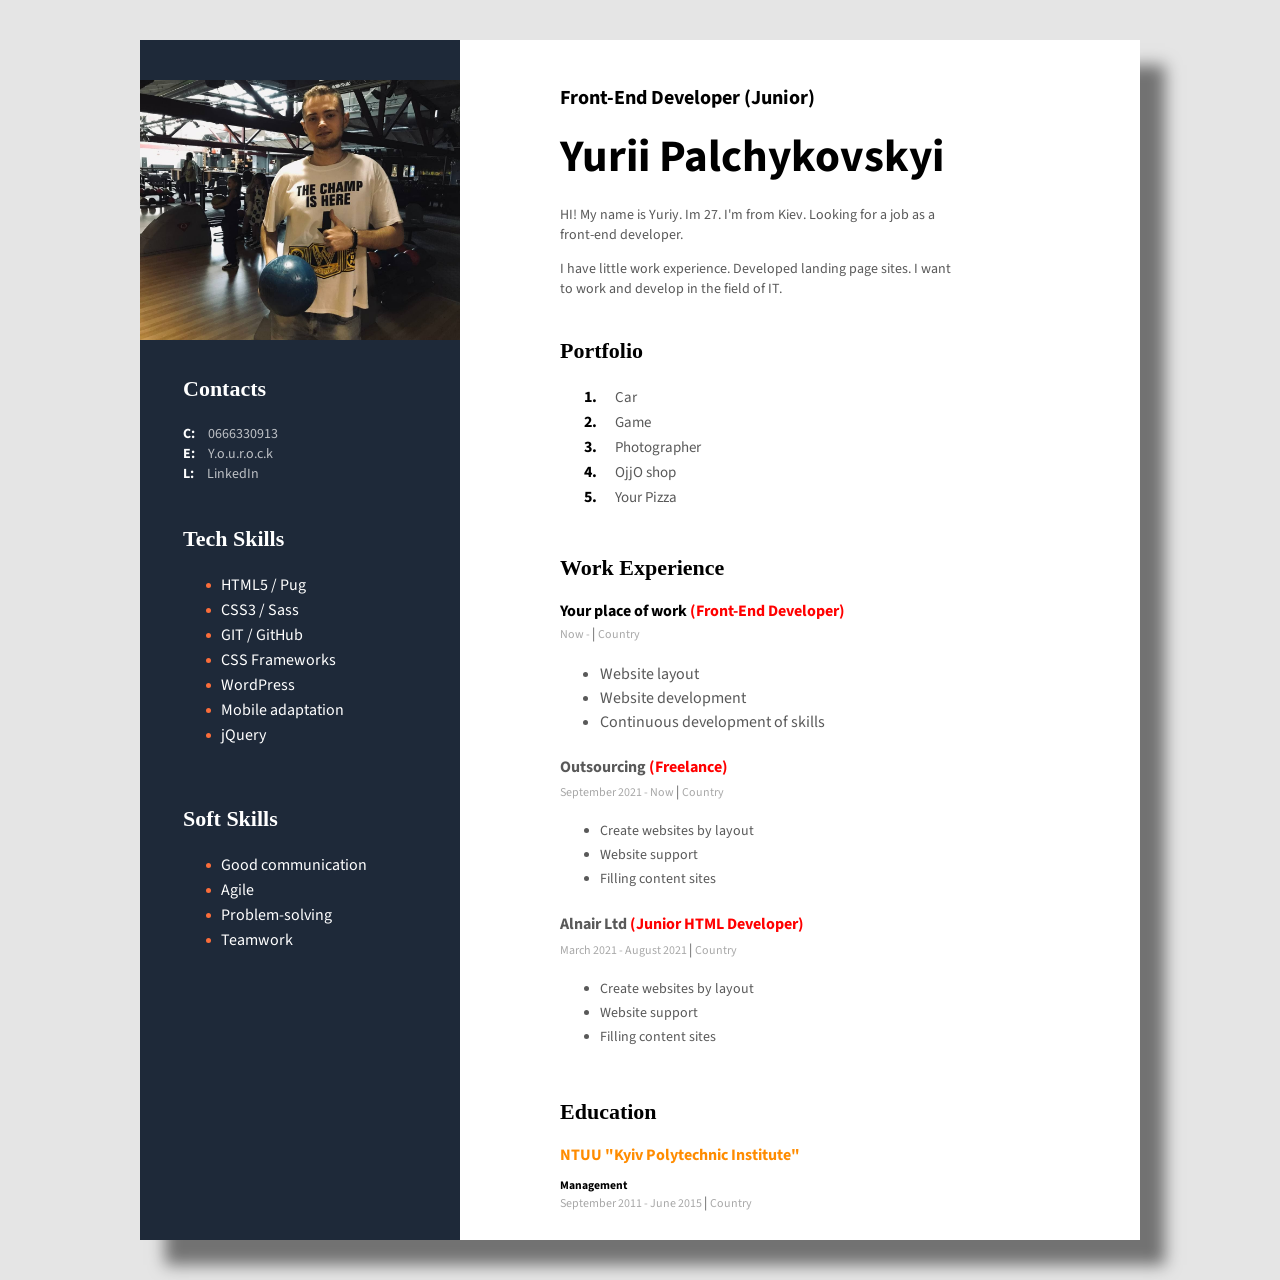
<file: index.html>
<!DOCTYPE html>
<html lang="en">
  <head>
    <meta charset="UTF-8">
    <meta http-equiv="X-UA-Compatible" content="IE=edge">
    <meta name="viewport" content="width=device-width, initial-scale=1.0">
    <title>mycv</title>
    <link rel="stylesheet" href="css/normalize (1).css">
    <link rel="stylesheet" href="style.css">
    <link href="https://fonts.googleapis.com/css2?family=Source+Sans+Pro:ital,wght@0,400;1,700&amp;display=swap" rel="stylesheet">
  </head>
  <body> 
    <div class="container"> 
      <aside>    <img class="foto" src="img/Avatar.jpg">
        <div class="skills1"> 
          <h3 class="info1">Contacts</h3>
          <div> <span class="c-e">C: </span><a class="tel" href="tel:+380666330913">0666330913</a></div>
          <div> <span class="c-e">E: </span><a class="tel" href="mailto:yuriipalchykovskyi@gmail.com">Y.o.u.r.o.c.k</a></div>
          <div> <span class="c-e">L: </span><a class="tel" href="https://www.linkedin.com/in/youriy/">LinkedIn</a></div>
        </div>
        <div class="skills"> 
          <h3 class="info">Tech Skills</h3>
          <ul class="skill">
            <li> <span class="skills">HTML5 / Pug</span></li>
            <li> <span class="skills">CSS3 / Sass</span></li>
            <li> <span class="skills">GIT / GitHub</span></li>
            <li> <span class="skills">CSS Frameworks</span></li>
            <li> <span class="skills">WordPress</span></li>
            <li>    <span class="skills">Mobile adaptation</span></li>
            <li>    <span class="skills">jQuery</span></li>
          </ul>
        </div>
        <div class="skills"> 
          <h3 class="info">Soft Skills</h3>
          <ul class="skill">
            <li> <span class="skills">Good communication</span></li>
            <li> <span class="skills">Agile</span></li>
            <li> <span class="skills">Problem-solving</span></li>
            <li> <span class="skills">Teamwork</span></li>
          </ul>
        </div>
      </aside>
      <div class="content">
        <div class="xx">    
          <div class="about-me"> 
            <h2 class="profession">Front-End Developer (Junior)</h2>
            <div class="name-foto"> 
              <h1 class="name">Yurii Palchykovskyi</h1><img class="foto1" src="img/Yourock.jpg">
            </div>
            <p class="info">HI! My name is Yuriy. Im 27. I'm from Kiev. Looking for a job as a front-end developer.</p>
            <p class="info">I have little work experience. Developed landing page sites. I want to work and develop in the field of IT.</p>
          </div>
          <div class="projects">
            <h3 class="project">Portfolio</h3>
            <ol>
              <li class="strong"> <span class="projects-text"><a class="project" href="https://yourock5.github.io/car/">Car</a></span></li>
              <li class="strong"> <span class="projects-text"><a class="project" href="https://yourock5.github.io/game/">Game</a></span></li>
              <li class="strong"> <span class="projects-text"><a class="project" href="https://yourock5.github.io/photographer/">Photographer</a></span></li>
              <li class="strong">  <span class="projects-text"><a class="project1" href="https://yourock5.github.io/ojjo-shop/">OjjO shop</a></span></li>
              <li class="strong"> <span class="projects-text"><a class="project" href="https://yourock5.github.io/your-pizza/">Your Pizza</a></span></li>
            </ol>
          </div>
          <div class="work">  
            <h3 class="project">Work Experience    </h3>
            <div>
              <h4>Your place of work <span class="colortext">(Front-End Developer)</span></h4>
              <p class="mal">Now -  <span class="strong"> | </span> Country</p>
              <ul class="work1">
                <li>Website layout</li>
                <li>Website development</li>
                <li>Continuous development of skills</li>
              </ul>
            </div>
            <div class="tesla"> 
              <h4>Outsourcing <span class="colortext">(Freelance)</span></h4>
              <p class="mal">September 2021 -  Now   <span class="strong"> | </span>   Country</p>
              <ul class="work1">
                <li>Create websites by layout</li>
                <li>Website support</li>
                <li>Filling content sites</li>
              </ul>
            </div>
            <div class="ovo">
              <h4>Alnair Ltd <span class="colortext">(Junior HTML Developer)</span></h4>
              <p class="mal">March 2021 - August 2021   <span class="strong"> | </span>   Country</p>
              <ul class="work1">
                <li>Create websites by layout</li>
                <li>Website support</li>
                <li>Filling content sites</li>
              </ul>
            </div>
            <div class="education">
              <h3 class="project">Education</h3>
              <h4 class="univer">NTUU "Kyiv Polytechnic Institute"</h4>
              <h5>Management</h5>
              <p class="mal">September 2011 - June 2015   <span class="strong"> | </span>   Country</p>
            </div>
          </div>
        </div>
      </div>
    </div>
  </body>
</html>
</file>
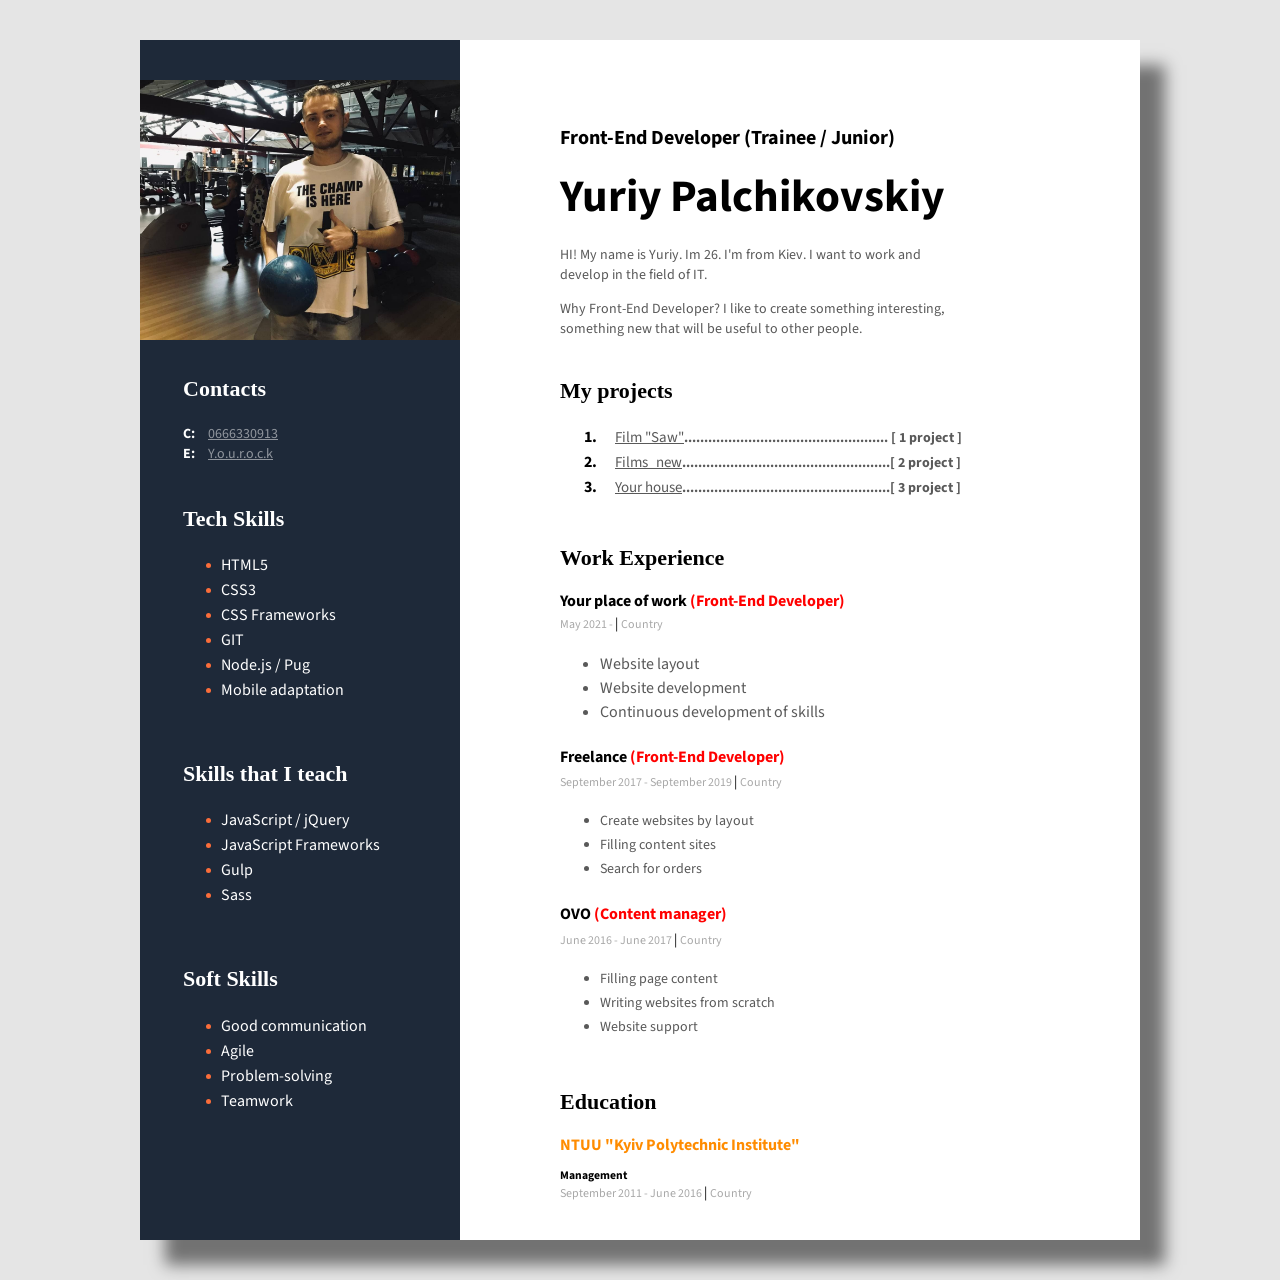
<file: pug/index.html>
<!DOCTYPE html>
<html lang="en">
  <head>
    <meta charset="UTF-8">
    <meta http-equiv="X-UA-Compatible" content="IE=edge">
    <meta name="viewport" content="width=device-width, initial-scale=1.0">
    <title>My resume</title>
    <link rel="stylesheet" href="/css/normalize (1).css">
    <link rel="stylesheet" href="/css/style.css">
    <link href="https://fonts.googleapis.com/css2?family=Source+Sans+Pro:ital,wght@0,400;1,700&amp;display=swap" rel="stylesheet">
  </head>
  <body> 
    <div class="container"> 
      <aside class="aside">    <img class="foto" src="/img/Avatar.jpg">
        <div class="skills1"> 
          <h3 class="info1">Contacts</h3>
          <div> <span class="c-e">C: </span><a class="tel" href="tel:+380666330913">0666330913</a></div>
          <div> <span class="c-e">E: </span><a class="tel" href="mailto:Y.o.u.r.o.c.k.Pal@gmail.com">Y.o.u.r.o.c.k</a></div>
        </div>
        <div class="skills"> 
          <h3 class="info">Tech Skills</h3>
          <ul class="skill">
            <li> <span class="skills">HTML5</span></li>
            <li> <span class="skills">CSS3</span></li>
            <li> <span class="skills">CSS Frameworks</span></li>
            <li> <span class="skills">GIT</span></li>
            <li> <span class="skills">Node.js / Pug</span></li>
            <li>    <span class="skills">Mobile adaptation</span></li>
          </ul>
        </div>
        <div class="skills"> 
          <h3 class="info">Skills that I teach</h3>
          <ul class="skill">
            <li> <span class="skills">JavaScript / jQuery</span></li>
            <li> <span class="skills">JavaScript Frameworks</span></li>
            <li> <span class="skills">Gulp</span></li>
            <li> <span class="skills">Sass</span></li>
          </ul>
        </div>
        <div class="skills"> 
          <h3 class="info">Soft Skills</h3>
          <ul class="skill">
            <li> <span class="skills">Good communication</span></li>
            <li> <span class="skills">Agile</span></li>
            <li> <span class="skills">Problem-solving</span></li>
            <li> <span class="skills">Teamwork</span></li>
          </ul>
        </div>
      </aside>
      <div class="content">
        <div class="xx">    
          <div class="about-me"> 
            <h2 class="profession">Front-End Developer (Trainee / Junior)</h2>
            <div class="name-foto"> 
              <h1 class="name">Yuriy Palchikovskiy</h1><img class="foto1" src="/img/Yourock.jpg">
            </div>
            <p class="info">HI! My name is Yuriy. Im 26. I'm from Kiev. I want to work and develop in the field of IT.</p>
            <p class="info">Why Front-End Developer? I like to create something interesting, something new that will be useful to other people.</p>
          </div>
          <div class="projects">
            <h3 class="project">My projects</h3>
            <ol>
              <li class="strong">  <span class="projects-text"><a class="project" href="https://yourock5.github.io/Saw/">Film "Saw"</a><span class="toch">...................................................            </span><span class="none">[ 1 project ]</span></span></li>
              <li class="strong"> <span class="projects-text"><a class="project" href="https://yourock5.github.io/Films_new/">Films_new</a><span class="toch">....................................................</span><span class="none">[ 2 project ]</span></span></li>
              <li class="strong"> <span class="projects-text"><a class="project" href="https://yourock5.github.io/Your_house/">Your house</a><span class="toch">....................................................</span><span class="none">[ 3 project ]</span></span></li>
            </ol>
          </div>
          <div class="work">  
            <h3 class="project">Work Experience    </h3>
            <div>
              <h4>Your place of work <span class="colortext">(Front-End Developer)</span></h4>
              <p class="mal">May 2021 -  <span class="strong"> | </span> Country</p>
              <ul class="work1">
                <li>Website layout</li>
                <li>Website development</li>
                <li>Continuous development of skills</li>
              </ul>
            </div>
            <div class="tesla"> 
              <h4>Freelance <span class="colortext">(Front-End Developer)</span></h4>
              <p class="mal">September 2017 - September 2019   <span class="strong"> | </span>   Country</p>
              <ul class="work1">
                <li>Create websites by layout</li>
                <li>Filling content sites</li>
                <li>Search for orders</li>
              </ul>
            </div>
            <div class="ovo">
              <h4>OVO <span class="colortext">(Content manager)</span></h4>
              <p class="mal">June 2016 - June 2017   <span class="strong"> | </span>   Country</p>
              <ul class="work1">
                <li>Filling page content</li>
                <li>Writing websites from scratch</li>
                <li>Website support</li>
              </ul>
            </div>
            <div class="education">
              <h3 class="project">Education</h3>
              <h4 class="univer">NTUU "Kyiv Polytechnic Institute"</h4>
              <h5>Management</h5>
              <p class="mal">September 2011 - June 2016   <span class="strong"> | </span>   Country</p>
            </div>
          </div>
        </div>
      </div>
    </div>
  </body>
</html>
</file>
<file: style.css>
body {
  font-family: "Source Sans Pro", sans-serif;
  background-color: #E5E5E5;
}

a {
  text-decoration: none;
}

.container {
  background-color: #fff;
  width: 1000px;
  height: 1200px;
  margin: 40px auto;
  display: flex;
  flex-direction: row;
  box-shadow: 25px 25px 15px rgba(0, 0, 0, 0.5);
}

aside {
  background-color: #1E2939;
  width: 320px;
}

.foto {
  width: 320px;
  height: 260px;
  margin-top: 40px;
  object-fit: cover;
}

.skills, .skills1 {
  margin-left: 33px;
  color: white;
  padding: 10px;
}

h3.info, h3.info1, h3.project {
  font-size: 22px;
  font-family: Montserrat;
}

h3.project {
  color: #000;
}

.c-e {
  font-weight: bold;
  font-size: 14px;
  line-height: 20px;
  margin-right: 10px;
}

a.tel {
  color: white;
  opacity: 0.7;
  font-size: 14px;
  transition-duration: 0.8s;
}
a.tel:hover {
  color: #FF0000;
}

ul.skill {
  line-height: 25px;
  color: #FB6D3A;
}

span.skills {
  margin-left: -12px;
  color: #FFFFFF;
}

.content {
  padding: 30px 100px;
}

.about-me {
  width: 400px;
  height: 230px;
}

h2.profession {
  font-size: 20px;
}

h1.name {
  font-size: 45px;
  line-height: 35px;
  font-weight: bold;
}

p.info {
  font-size: 14px;
  line-height: 20px;
  color: #595959;
}

.projects {
  font-size: 14px;
  line-height: 24px;
  color: #595959;
  margin-bottom: 45px;
}

li.strong {
  font-weight: bold;
  font-size: 16px;
  color: #000;
}

.projects-text {
  font-size: 14px;
  line-height: 24px;
  color: #595959;
  margin-left: 15px;
}

a.project, .project1 {
  font-weight: normal;
  font-size: 15px;
  line-height: 24px;
  color: #595959;
  transition-duration: 0.8s;
}
a.project:hover, .project1:hover {
  color: #FF8C00;
}

span.strong {
  color: #000000;
}

h4 {
  font-size: 16px;
}

span.colortext {
  color: #FF0000;
}

p.mal {
  font-size: 12px;
  color: #A8A8A8;
  margin-top: -20px;
}

ul.work1 {
  line-height: 24px;
  color: #595959;
}

.tesla, .ovo, span.strong {
  font-size: 14px;
  line-height: 24px;
  color: #595959;
}

.education {
  font-size: 14px;
  margin-top: 50px;
}

h4.univer {
  font-size: 16px;
  color: #FF8C00;
  margin-bottom: -5px;
}

.foto1 {
  display: none;
}

@media (max-width: 1100px) {
  .container {
    width: 80%;
  }

  .content {
    margin: 40px auto;
    padding: 10px;
  }

  aside {
    width: 260px;
  }

  .foto {
    width: 260px;
    height: 200px;
  }
}
@media (max-width: 850px) {
  .container {
    flex-direction: column-reverse;
    width: 70%;
    height: 100%;
    box-shadow: 1px 1px 30px 4px black;
  }

  .content {
    width: 90%;
    margin: auto;
    padding: 30px 0 0 20px;
  }

  .name-foto {
    display: flex;
    justify-content: space-around;
    flex-wrap: wrap;
  }

  span.skills, a.tel, .skills, .skills1 {
    color: black;
  }

  .foto1 {
    display: initial;
    object-fit: cover;
    width: 100px;
    height: 100px;
    border-radius: 50%;
  }

  h2.profession {
    font-size: 18px;
  }

  h1.name {
    font-size: 28px;
    width: 64%;
  }

  .about-me {
    width: 90%;
    height: auto;
  }

  .foto {
    display: none;
  }

  div.work {
    width: 90%;
  }

  aside {
    width: 60%;
    display: flex;
    flex-direction: column;
    margin: 40px auto;
    border-radius: 1%;
    background-color: #fff;
    box-shadow: 1px 1px 20px 1px rgba(0, 0, 0, 0.5);
  }

  .c-e {
    margin-left: 20px;
  }

  .skills1 {
    order: 1;
  }

  .skills, .skills1 {
    margin: auto;
    width: 90%;
  }

  h3.info, h3.info1 {
    font-size: 18px;
  }
}
@media (max-width: 620px) {
  skills, .skills1 {
    font-size: 12px;
  }
}
@media (max-width: 571px) {
  h1.name {
    width: auto;
    text-align: center;
  }

  .foto1 {
    width: 130px;
    height: 130px;
    margin: 0 auto;
  }
}
@media (max-width: 459px) {
  .projects {
    margin-top: 45px;
  }

  .projects-text {
    margin-left: 1px;
  }
}
@media (max-width: 400px) {
  .skills, .skills1 {
    font-size: 11px;
  }

  ul.skill {
    margin-left: -30px;
  }
}

/*# sourceMappingURL=style.css.map */
</file>
<file: css/style.css>
body {
  font-family: 'Source Sans Pro', sans-serif;
  background: #E5E5E5;
}

.container {
  display: flex;
  flex-direction: row;
  width: 1000px;
  height: 1200px;
  background-color: #fff;
  margin: 40px auto;
  box-shadow: 25px 25px 15px rgba(0, 0, 0, 0.5);
}

.aside {
  background: #1E2939;
  width: 320px;
}

.foto {
  width: 320px;
  height: 260px;
  margin-top: 40px;
  object-fit: cover;
}

.skills,
.skills1 {
  color: white;
  padding: 10px;
  margin-left: 33px;
}

h3.info,
h3.info1 {
  font-size: 22px;
  font-family: Montserrat;
}

.c-e {
  font-weight: bold;
  font-size: 14px;
  line-height: 20px;
  margin-right: 10px;
}

a.tel {
  color: white;
  opacity: 0.5;
  font-size: 14px;
}

ul.skill {
  line-height: 25px;
  color: #FB6D3A;
}

span.skills {
  margin-left: -12px;
  color: #FFFFFF;
}


.content {padding: 70px 100px;}

.about-me {
  width: 400px;
  height: 230px;
}

h2.profession {
  font-size: 20px;
}

h1.name {
  font-size: 45px;
  line-height: 35px;
  font-weight: bold;
}

p.info {
  font-size: 14px;
  line-height: 20px;
  color: #595959;
}

.projects {
  font-size: 14px;
  line-height: 24px;
  color: #595959;
  margin-bottom: 45px;
}

h3.project {
  font-family: Montserrat;
  font-size: 22px;
  color: black;
}

li.strong {
  font-weight: bold;
  font-size: 16px;
  color: #000000;
}

.projects-text {
  font-size: 14px;
  line-height: 24px;
  color: #595959;
  margin-left: 15px;
}

a.project,
.project1 {
  font-weight: normal;
  font-size: 15px;
  line-height: 24px;
  color: #595959;
}

span.strong {
  font-size: 14px;
  line-height: 24px;
  color: #000000;
}

h4 {
  font-size: 16px;
  color: black;
}

span.colortext {
  color: #FF0000;
}

p.mal {
  font-size: 12px;
  color: #A8A8A8;
  margin-top: -20px;
}

ul.work1 {
  line-height: 24px;
  color: #595959;
}

.tesla {
  font-size: 14px;
  line-height: 24px;
  color: #595959;
}

.ovo {
  font-size: 14px;
  line-height: 24px;
  color: #595959;
}

.education {
  font-size: 14px;
  margin-top: 50px;
}

h4.univer {
  font-size: 16px;
  color: #FF8C00;
  margin-bottom: -5px;
}

.foto1 {display: none;}



@media (max-width: 1100px) {
  .container {width: 80%;}

  .content {margin: 40px auto;
     padding: 10px;}

  .aside {width: 260px;}

  .foto {width: 260px;
    height: 200px;}

  .toch {display: none;}

  .strong1 {margin-left:16px;}

  a.project {margin-right: 45px;}
  a.project1 {margin-right: 50px;}
}


@media (max-width: 820px) {
  .container {
   flex-direction:column-reverse;
    width: 70%;
    height: 100%;
    box-shadow: 1px 1px 30px 4px rgba(0, 0, 0, 1);
  }

  .content {width: 90%;
    margin: auto;
    padding: 30px 0 0 20px;}

   .name-foto {
    display: flex;
    justify-content: space-around;
    flex-wrap: wrap;
    }

  span.skills, a.tel, .skills, .skills1 {
    color: black;}

  .foto1 {
    display: initial;
    object-fit: cover;
    width: 100px;
    height: 100px;
    border-radius: 50%;
  }

  h2.profession {
    font-size: 18px;
  }

  h1.name {font-size: 28px;
    width: 64%;}

  .about-me {width: 90%;
    height: auto;}

  .foto {display: none;}

div.work {width: 90%;}

 .aside {
   width: 60%;
   display:flex;
   flex-direction:column;
   margin: 40px auto;
   border-radius: 1%;
   background-color: #fff;
   box-shadow: 1px 1px 20px 1px rgba(0, 0, 0, 0.5);
 }

  .c-e, h3.info1 {margin-left: 1px;}
  .skills1 {order: 1;}

  .skills, .skills1 {margin :auto;
   width: 90%;}
 

  h3.info, h3.info1 {font-size: 18px;}
}

@media (max-width: 620px) {
 .skills, .skills1 {font-size: 12px;}
}


@media (max-width: 571px) {
 h1.name {width: auto; 
text-align: center;}

   .foto1 { width: 130px;
    height: 130px;
    margin: 0 auto;}
}


@media (max-width: 459px) {
.projects {margin-top: 45px;}
.projects-text {margin-left: 1px;}

.none {display: none;}
}

@media (max-width: 400px) {
  .skills, .skills1 {font-size: 11px;}
  ul.skill {margin-left: -30px;}
}
</file>
<file: css/normalize (1).css>
/*! normalize.css v8.0.1 | MIT License | github.com/necolas/normalize.css */

/* Document
   ========================================================================== */

/**
 * 1. Correct the line height in all browsers.
 * 2. Prevent adjustments of font size after orientation changes in iOS.
 */

html {
  line-height: 1.15; /* 1 */
  -webkit-text-size-adjust: 100%; /* 2 */
}

/* Sections
   ========================================================================== */

/**
 * Remove the margin in all browsers.
 */

body {
  margin: 0;
}

/**
 * Render the `main` element consistently in IE.
 */

main {
  display: block;
}

/**
 * Correct the font size and margin on `h1` elements within `section` and
 * `article` contexts in Chrome, Firefox, and Safari.
 */

h1 {
  font-size: 2em;
  margin: 0.67em 0;
}

/* Grouping content
   ========================================================================== */

/**
 * 1. Add the correct box sizing in Firefox.
 * 2. Show the overflow in Edge and IE.
 */

hr {
  box-sizing: content-box; /* 1 */
  height: 0; /* 1 */
  overflow: visible; /* 2 */
}

/**
 * 1. Correct the inheritance and scaling of font size in all browsers.
 * 2. Correct the odd `em` font sizing in all browsers.
 */

pre {
  font-family: monospace, monospace; /* 1 */
  font-size: 1em; /* 2 */
}

/* Text-level semantics
   ========================================================================== */

/**
 * Remove the gray background on active links in IE 10.
 */

a {
  background-color: transparent;
}

/**
 * 1. Remove the bottom border in Chrome 57-
 * 2. Add the correct text decoration in Chrome, Edge, IE, Opera, and Safari.
 */

abbr[title] {
  border-bottom: none; /* 1 */
  text-decoration: underline; /* 2 */
  text-decoration: underline dotted; /* 2 */
}

/**
 * Add the correct font weight in Chrome, Edge, and Safari.
 */

b,
strong {
  font-weight: bolder;
}

/**
 * 1. Correct the inheritance and scaling of font size in all browsers.
 * 2. Correct the odd `em` font sizing in all browsers.
 */

code,
kbd,
samp {
  font-family: monospace, monospace; /* 1 */
  font-size: 1em; /* 2 */
}

/**
 * Add the correct font size in all browsers.
 */

small {
  font-size: 80%;
}

/**
 * Prevent `sub` and `sup` elements from affecting the line height in
 * all browsers.
 */

sub,
sup {
  font-size: 75%;
  line-height: 0;
  position: relative;
  vertical-align: baseline;
}

sub {
  bottom: -0.25em;
}

sup {
  top: -0.5em;
}

/* Embedded content
   ========================================================================== */

/**
 * Remove the border on images inside links in IE 10.
 */

img {
  border-style: none;
}

/* Forms
   ========================================================================== */

/**
 * 1. Change the font styles in all browsers.
 * 2. Remove the margin in Firefox and Safari.
 */

button,
input,
optgroup,
select,
textarea {
  font-family: inherit; /* 1 */
  font-size: 100%; /* 1 */
  line-height: 1.15; /* 1 */
  margin: 0; /* 2 */
}

/**
 * Show the overflow in IE.
 * 1. Show the overflow in Edge.
 */

button,
input { /* 1 */
  overflow: visible;
}

/**
 * Remove the inheritance of text transform in Edge, Firefox, and IE.
 * 1. Remove the inheritance of text transform in Firefox.
 */

button,
select { /* 1 */
  text-transform: none;
}

/**
 * Correct the inability to style clickable types in iOS and Safari.
 */

button,
[type="button"],
[type="reset"],
[type="submit"] {
  -webkit-appearance: button;
}

/**
 * Remove the inner border and padding in Firefox.
 */

button::-moz-focus-inner,
[type="button"]::-moz-focus-inner,
[type="reset"]::-moz-focus-inner,
[type="submit"]::-moz-focus-inner {
  border-style: none;
  padding: 0;
}

/**
 * Restore the focus styles unset by the previous rule.
 */

button:-moz-focusring,
[type="button"]:-moz-focusring,
[type="reset"]:-moz-focusring,
[type="submit"]:-moz-focusring {
  outline: 1px dotted ButtonText;
}

/**
 * Correct the padding in Firefox.
 */

fieldset {
  padding: 0.35em 0.75em 0.625em;
}

/**
 * 1. Correct the text wrapping in Edge and IE.
 * 2. Correct the color inheritance from `fieldset` elements in IE.
 * 3. Remove the padding so developers are not caught out when they zero out
 *    `fieldset` elements in all browsers.
 */

legend {
  box-sizing: border-box; /* 1 */
  color: inherit; /* 2 */
  display: table; /* 1 */
  max-width: 100%; /* 1 */
  padding: 0; /* 3 */
  white-space: normal; /* 1 */
}

/**
 * Add the correct vertical alignment in Chrome, Firefox, and Opera.
 */

progress {
  vertical-align: baseline;
}

/**
 * Remove the default vertical scrollbar in IE 10+.
 */

textarea {
  overflow: auto;
}

/**
 * 1. Add the correct box sizing in IE 10.
 * 2. Remove the padding in IE 10.
 */

[type="checkbox"],
[type="radio"] {
  box-sizing: border-box; /* 1 */
  padding: 0; /* 2 */
}

/**
 * Correct the cursor style of increment and decrement buttons in Chrome.
 */

[type="number"]::-webkit-inner-spin-button,
[type="number"]::-webkit-outer-spin-button {
  height: auto;
}

/**
 * 1. Correct the odd appearance in Chrome and Safari.
 * 2. Correct the outline style in Safari.
 */

[type="search"] {
  -webkit-appearance: textfield; /* 1 */
  outline-offset: -2px; /* 2 */
}

/**
 * Remove the inner padding in Chrome and Safari on macOS.
 */

[type="search"]::-webkit-search-decoration {
  -webkit-appearance: none;
}

/**
 * 1. Correct the inability to style clickable types in iOS and Safari.
 * 2. Change font properties to `inherit` in Safari.
 */

::-webkit-file-upload-button {
  -webkit-appearance: button; /* 1 */
  font: inherit; /* 2 */
}

/* Interactive
   ========================================================================== */

/*
 * Add the correct display in Edge, IE 10+, and Firefox.
 */

details {
  display: block;
}

/*
 * Add the correct display in all browsers.
 */

summary {
  display: list-item;
}

/* Misc
   ========================================================================== */

/**
 * Add the correct display in IE 10+.
 */

template {
  display: none;
}

/**
 * Add the correct display in IE 10.
 */

[hidden] {
  display: none;
}
</file>
